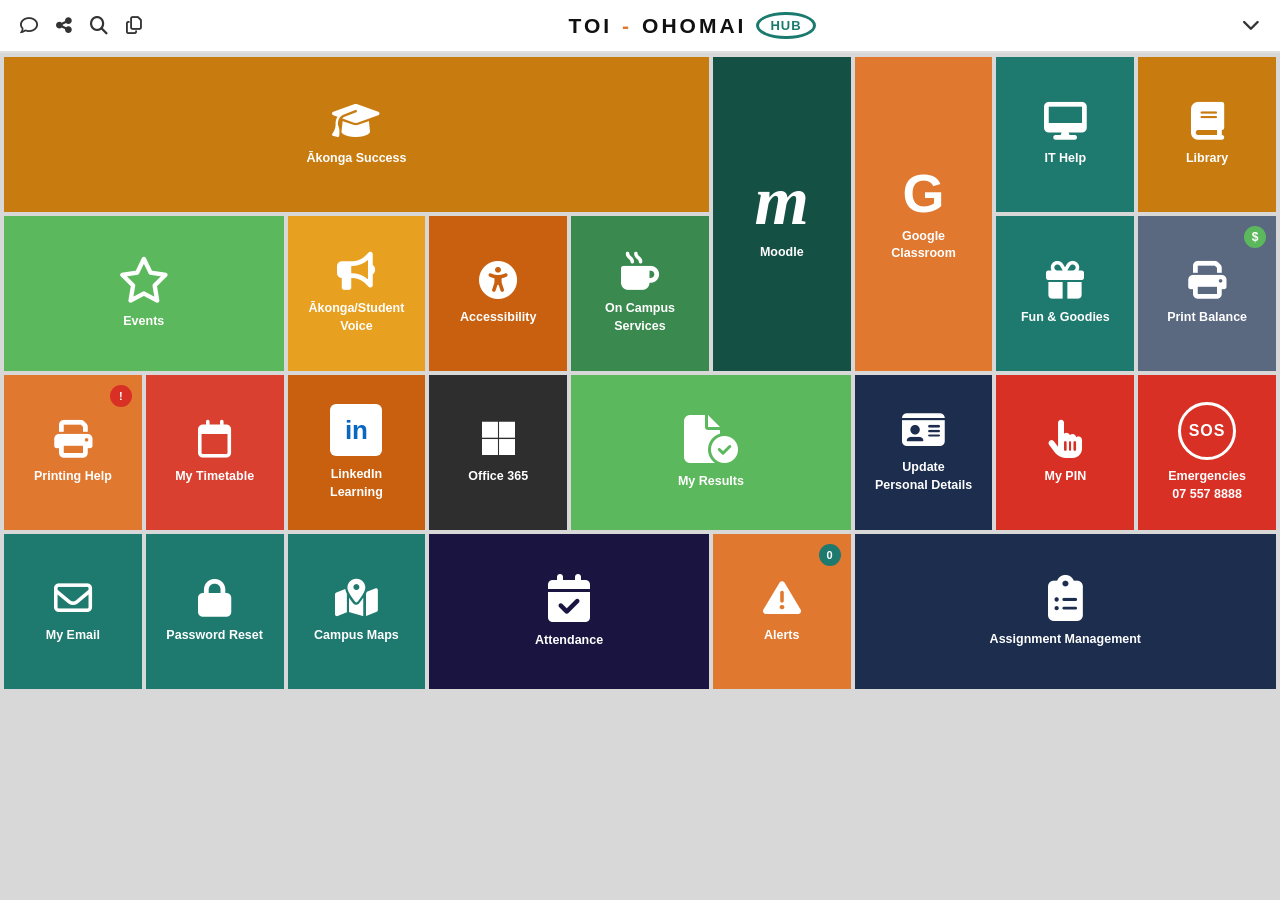
<file: index.html>
<!DOCTYPE html>
<html lang="en">
<head>
  <meta charset="UTF-8">
  <meta name="viewport" content="width=device-width, initial-scale=1.0">
  <title>Toi Ohomai HUB</title>
  <link rel="stylesheet" href="https://cdnjs.cloudflare.com/ajax/libs/font-awesome/6.5.0/css/all.min.css">
  <link rel="stylesheet" href="styles.css">
</head>
<body>

<!-- ===== HEADER ===== -->
<header>
  <div class="header-icons">
    <i class="fa-regular fa-comment"></i>
    <i class="fa-solid fa-share-nodes"></i>
    <i class="fa-solid fa-magnifying-glass"></i>
    <i class="fa-regular fa-copy"></i>
  </div>

  <div class="header-logo">
    TOI<span class="logo-dash">-</span>OHOMAI
    <span class="hub-badge">HUB</span>
  </div>

  <div class="header-chevron">
    <i class="fa-solid fa-chevron-down"></i>
  </div>
</header>

<!-- ===== TILE GRID ===== -->
<div class="hub-grid">

  <!-- ROW 1 ─────────────────────────────────── -->

  <!-- Ākonga Success -->
  <div class="tile t-akonga-success bg-amber">
    <i class="fa-solid fa-graduation-cap tile-icon"></i>
    <div class="tile-label">Ākonga Success</div>
  </div>

  <!-- Moodle (spans rows 1–2) -->
  <div class="tile t-moodle bg-dark-teal">
    <div class="moodle-m">m</div>
    <div class="tile-label">Moodle</div>
  </div>

  <!-- Google Classroom (spans rows 1–2) -->
  <div class="tile t-google bg-orange">
    <div class="google-g">G</div>
    <div class="tile-label">Google<br>Classroom</div>
  </div>

  <!-- IT Help -->
  <div class="tile t-it-help bg-teal">
    <i class="fa-solid fa-desktop tile-icon"></i>
    <div class="tile-label">IT Help</div>
  </div>

  <!-- Library -->
  <div class="tile t-library bg-amber">
    <i class="fa-solid fa-book tile-icon"></i>
    <div class="tile-label">Library</div>
  </div>

  <!-- ROW 2 ─────────────────────────────────── -->

  <!-- Events -->
  <div class="tile t-events bg-green">
    <i class="fa-regular fa-star tile-icon" style="font-size:46px;"></i>
    <div class="tile-label">Events</div>
  </div>

  <!-- Ākonga / Student Voice -->
  <div class="tile t-voice bg-yellow">
    <i class="fa-solid fa-bullhorn tile-icon"></i>
    <div class="tile-label">Ākonga/Student<br>Voice</div>
  </div>

  <!-- Accessibility -->
  <div class="tile t-access bg-dark-orange">
    <i class="fa-solid fa-universal-access tile-icon"></i>
    <div class="tile-label">Accessibility</div>
  </div>

  <!-- On Campus Services -->
  <div class="tile t-campus-svc bg-dark-green">
    <i class="fa-solid fa-mug-hot tile-icon"></i>
    <div class="tile-label">On Campus<br>Services</div>
  </div>

  <!-- (Moodle continues) -->
  <!-- (Google continues) -->

  <!-- Fun & Goodies -->
  <div class="tile t-fun bg-teal">
    <i class="fa-solid fa-gift tile-icon"></i>
    <div class="tile-label">Fun & Goodies</div>
  </div>

  <!-- Print Balance -->
  <div class="tile t-print-bal bg-slate">
    <span class="dollar-badge">$</span>
    <i class="fa-solid fa-print tile-icon"></i>
    <div class="tile-label">Print Balance</div>
  </div>

  <!-- ROW 3 ─────────────────────────────────── -->

  <!-- Printing Help -->
  <div class="tile t-print-help bg-orange">
    <span class="badge badge-red">!</span>
    <i class="fa-solid fa-print tile-icon"></i>
    <div class="tile-label">Printing Help</div>
  </div>

  <!-- My Timetable -->
  <div class="tile t-timetable bg-coral">
    <i class="fa-regular fa-calendar tile-icon"></i>
    <div class="tile-label">My Timetable</div>
  </div>

  <!-- LinkedIn Learning -->
  <div class="tile t-linkedin bg-dark-orange">
    <div class="linkedin-box"><span>in</span></div>
    <div class="tile-label">LinkedIn<br>Learning</div>
  </div>

  <!-- Office 365 -->
  <div class="tile t-office bg-darkgray">
    <i class="fa-brands fa-microsoft tile-icon"></i>
    <div class="tile-label">Office 365</div>
  </div>

  <!-- My Results -->
  <div class="tile t-results bg-green">
    <i class="fa-solid fa-file-circle-check tile-icon" style="font-size:48px;"></i>
    <div class="tile-label">My Results</div>
  </div>

  <!-- Update Personal Details -->
  <div class="tile t-personal bg-navy">
    <i class="fa-solid fa-id-card tile-icon"></i>
    <div class="tile-label">Update<br>Personal Details</div>
  </div>

  <!-- My PIN -->
  <div class="tile t-pin bg-red">
    <i class="fa-solid fa-hand-pointer tile-icon"></i>
    <div class="tile-label">My PIN</div>
  </div>

  <!-- Emergencies -->
  <div class="tile t-emergencies bg-red">
    <div class="sos-ring"><span>SOS</span></div>
    <div class="tile-label">Emergencies<br>07 557 8888</div>
  </div>

  <!-- ROW 4 ─────────────────────────────────── -->

  <!-- My Email -->
  <div class="tile t-email bg-teal">
    <i class="fa-regular fa-envelope tile-icon"></i>
    <div class="tile-label">My Email</div>
  </div>

  <!-- Password Reset -->
  <div class="tile t-password bg-teal">
    <i class="fa-solid fa-lock tile-icon"></i>
    <div class="tile-label">Password Reset</div>
  </div>

  <!-- Campus Maps -->
  <div class="tile t-maps bg-teal">
    <i class="fa-solid fa-map-location-dot tile-icon"></i>
    <div class="tile-label">Campus Maps</div>
  </div>

  <!-- Attendance -->
  <div class="tile t-attendance bg-purple">
    <i class="fa-solid fa-calendar-check tile-icon" style="font-size:48px;"></i>
    <div class="tile-label">Attendance</div>
  </div>

  <!-- Alerts -->
  <div class="tile t-alerts bg-orange">
    <span class="badge badge-teal">0</span>
    <i class="fa-solid fa-triangle-exclamation tile-icon"></i>
    <div class="tile-label">Alerts</div>
  </div>

  <!-- Assignment Management -->
  <a href="assignments.html" class="tile t-assignment bg-navy">
    <i class="fa-solid fa-clipboard-list tile-icon" style="font-size:46px;"></i>
    <div class="tile-label">Assignment Management</div>
  </a>

</div>
</body>
</html>
</file>
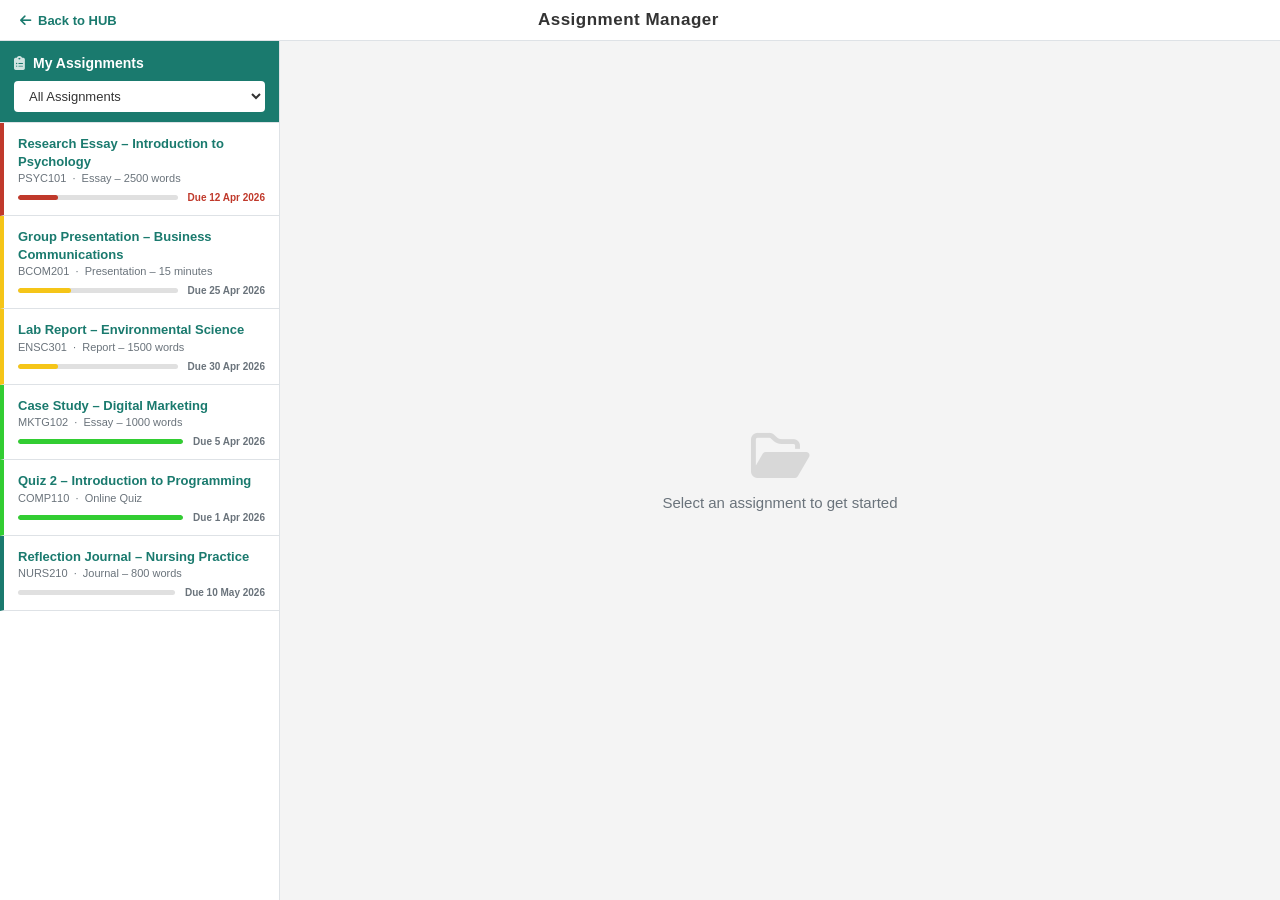
<file: assignments.html>
<!DOCTYPE html>
<html lang="en">
<head>
  <meta charset="UTF-8">
  <meta name="viewport" content="width=device-width, initial-scale=1.0">
  <title>Assignment Manager – Toi Ohomai HUB</title>
  <link rel="stylesheet" href="https://cdnjs.cloudflare.com/ajax/libs/font-awesome/6.5.0/css/all.min.css">
  <style>
    /* ===== MOODLE COLOUR TOKENS ===== */
    :root {
      --teal:        #1a7a6e;
      --teal-dark:   #145f56;
      --teal-light:  #e8f4f2;
      --teal-border: #b8ddd8;
      --bg:          #f4f4f4;
      --white:       #ffffff;
      --text:        #333333;
      --text-muted:  #6a737b;
      --border:      #dee2e6;
      --row-alt:     #f8f8f8;
      --red:         #c0392b;
      --amber:       #f5c518;
      --green:       #32cd32;
    }

    /* ===== RESET ===== */
    *, *::before, *::after { margin: 0; padding: 0; box-sizing: border-box; }

    body {
      font-family: 'Segoe UI', Arial, sans-serif;
      background: var(--bg);
      height: 100vh;
      display: flex;
      flex-direction: column;
      overflow: hidden;
      color: var(--text);
      font-size: 14px;
    }

    /* ===== HEADER ===== */
    header {
      display: flex;
      align-items: center;
      justify-content: space-between;
      padding: 10px 20px;
      background: var(--white);
      border-bottom: 1px solid var(--border);
      flex-shrink: 0;
      z-index: 10;
    }

    .header-back a {
      text-decoration: none;
      color: var(--teal);
      font-size: 13px;
      font-weight: 600;
      display: flex;
      align-items: center;
      gap: 7px;
    }
    .header-back a:hover { color: var(--teal-dark); text-decoration: underline; }

    .header-logo {
      font-size: 17px;
      font-weight: 700;
      color: var(--text);
      letter-spacing: 0.5px;
    }

    /* ===== MAIN LAYOUT ===== */
    .app-body {
      display: flex;
      flex: 1;
      overflow: hidden;
    }

    /* ===== LEFT SIDEBAR ===== */
    .sidebar {
      width: 280px;
      flex-shrink: 0;
      background: var(--white);
      border-right: 1px solid var(--border);
      display: flex;
      flex-direction: column;
      overflow: hidden;
    }

    .sidebar-header {
      padding: 14px 14px 10px;
      border-bottom: 1px solid var(--border);
      flex-shrink: 0;
      background: var(--teal);
    }

    .sidebar-header h2 {
      font-size: 14px;
      font-weight: 700;
      color: var(--white);
      display: flex;
      align-items: center;
      gap: 8px;
      margin-bottom: 10px;
    }
    .sidebar-header h2 i { color: rgba(255,255,255,0.8); }

    .filter-select {
      width: 100%;
      padding: 6px 10px;
      border: 1px solid rgba(255,255,255,0.4);
      border-radius: 4px;
      font-size: 13px;
      font-family: inherit;
      color: var(--text);
      background: var(--white);
      cursor: pointer;
      outline: none;
      transition: border-color 0.12s;
    }
    .filter-select:focus { border-color: var(--teal); }

    .assignment-list {
      overflow-y: auto;
      flex: 1;
      padding: 0;
    }

    .assignment-item {
      padding: 12px 14px;
      background: var(--white);
      cursor: pointer;
      transition: background 0.1s;
      border-bottom: 1px solid var(--border);
      border-left: 4px solid transparent;
    }
    .assignment-item:hover { background: var(--teal-light); }
    .assignment-item.active {
      background: var(--teal-light);
      border-left-color: var(--teal);
    }
    .assignment-item.status-overdue  { border-left-color: var(--red); }
    .assignment-item.status-overdue.active { border-left-color: var(--red); }
    .assignment-item.status-pending  { border-left-color: var(--amber); }
    .assignment-item.status-done     { border-left-color: var(--green); }
    .assignment-item.status-upcoming { border-left-color: var(--teal); }

    .item-title {
      font-size: 13px;
      font-weight: 600;
      color: var(--teal);
      margin-bottom: 2px;
      line-height: 1.35;
    }
    .assignment-item:hover .item-title,
    .assignment-item.active .item-title { text-decoration: underline; }

    .item-course {
      font-size: 11px;
      color: var(--text-muted);
      margin-bottom: 8px;
    }
    .item-footer {
      display: flex;
      align-items: center;
      justify-content: space-between;
    }
    .item-progress-wrap {
      flex: 1;
      height: 5px;
      background: #e0e0e0;
      border-radius: 3px;
      margin-right: 10px;
      overflow: hidden;
    }
    .item-progress-bar {
      height: 100%;
      border-radius: 3px;
      background: var(--teal);
      transition: width 0.3s;
    }
    .item-progress-bar.overdue  { background: var(--red); }
    .item-progress-bar.pending  { background: var(--amber); }
    .item-progress-bar.done     { background: var(--green); }
    .item-progress-bar.upcoming { background: var(--teal); }

    .item-due {
      font-size: 10px;
      font-weight: 600;
      color: var(--text-muted);
      white-space: nowrap;
    }
    .item-due.overdue { color: var(--red); }

    /* ===== DETAIL PANEL ===== */
    .detail-panel {
      flex: 1;
      display: flex;
      flex-direction: column;
      overflow: hidden;
      background: var(--bg);
    }

    .detail-empty {
      flex: 1;
      display: flex;
      flex-direction: column;
      align-items: center;
      justify-content: center;
      color: #bbb;
      gap: 12px;
    }
    .detail-empty i { font-size: 52px; color: #d8d8d8; }
    .detail-empty p { font-size: 15px; color: var(--text-muted); }

    .detail-content {
      flex: 1;
      display: flex;
      flex-direction: column;
      overflow: hidden;
    }

    /* Assignment header bar */
    .detail-header {
      background: var(--white);
      border-bottom: 1px solid var(--border);
      padding: 18px 28px 14px;
      flex-shrink: 0;
    }
    .detail-header-top {
      display: flex;
      align-items: flex-start;
      justify-content: space-between;
      margin-bottom: 10px;
    }
    .detail-title {
      font-size: 20px;
      font-weight: 700;
      color: var(--text);
      line-height: 1.3;
      flex: 1;
      margin-right: 20px;
    }
    .detail-status {
      display: inline-flex;
      align-items: center;
      gap: 5px;
      padding: 4px 14px;
      border-radius: 4px;
      font-size: 12px;
      font-weight: 700;
      text-transform: uppercase;
      letter-spacing: 0.4px;
      flex-shrink: 0;
    }
    .ds-overdue  { background: #fde8e6; color: var(--red); border: 1px solid #f5c6c2; }
    .ds-pending  { background: #fffde0; color: #7a6000; border: 1px solid #f5e060; }
    .ds-done     { background: #f0ffe0; color: #228b22; border: 1px solid #90e050; }
    .ds-upcoming { background: var(--teal-light); color: var(--teal); border: 1px solid var(--teal-border); }

    .detail-meta {
      display: flex;
      align-items: center;
      gap: 20px;
      font-size: 12px;
      color: var(--text-muted);
      margin-bottom: 12px;
    }
    .detail-meta span { display: flex; align-items: center; gap: 5px; }
    .detail-meta i { color: var(--teal); }

    .detail-progress-wrap {
      height: 8px;
      background: #e0e0e0;
      border-radius: 4px;
      overflow: hidden;
    }
    .detail-progress-bar {
      height: 100%;
      border-radius: 4px;
      background: var(--teal);
      transition: width 0.4s ease;
    }
    .progress-label {
      font-size: 11px;
      color: var(--text-muted);
      margin-top: 4px;
      text-align: right;
    }

    /* ===== TABS ===== */
    .tabs-bar {
      display: flex;
      background: var(--white);
      border-bottom: 1px solid var(--border);
      flex-shrink: 0;
    }
    .tab-btn {
      padding: 10px 20px;
      font-size: 13px;
      font-weight: 600;
      color: var(--text-muted);
      border: none;
      background: transparent;
      cursor: pointer;
      border-bottom: 3px solid transparent;
      margin-bottom: -1px;
      transition: color 0.12s;
      display: flex;
      align-items: center;
      gap: 7px;
    }
    .tab-btn:hover { color: var(--teal); }
    .tab-btn.active { color: var(--teal); border-bottom-color: var(--teal); }
    .tab-btn i { font-size: 13px; }

    .tab-content {
      flex: 1;
      overflow-y: auto;
      padding: 22px 28px;
      background: var(--bg);
    }
    .tab-pane { display: none; }
    .tab-pane.active { display: block; }

    /* ===== TASKS TAB ===== */
    .task-add-row {
      display: flex;
      gap: 8px;
      margin-bottom: 20px;
    }
    .task-input {
      flex: 1;
      padding: 8px 12px;
      border: 1px solid var(--border);
      border-radius: 4px;
      font-size: 13px;
      font-family: inherit;
      color: var(--text);
      background: var(--white);
      outline: none;
      transition: border-color 0.12s;
    }
    .task-input:focus { border-color: var(--teal); box-shadow: 0 0 0 2px rgba(26,122,110,0.15); }

    .add-task-btn {
      padding: 8px 16px;
      background: var(--teal);
      color: white;
      border: none;
      border-radius: 4px;
      font-size: 13px;
      font-weight: 600;
      cursor: pointer;
      display: flex;
      align-items: center;
      gap: 6px;
      transition: background 0.12s;
    }
    .add-task-btn:hover { background: var(--teal-dark); }

    .tasks-section-label {
      font-size: 11px;
      font-weight: 700;
      text-transform: uppercase;
      letter-spacing: 0.8px;
      color: var(--text-muted);
      margin-bottom: 8px;
      margin-top: 4px;
      padding-bottom: 4px;
      border-bottom: 1px solid var(--border);
    }

    .task-list { list-style: none; margin-bottom: 20px; }

    .task-item {
      display: flex;
      align-items: center;
      gap: 10px;
      padding: 10px 12px;
      background: var(--white);
      border: 1px solid var(--border);
      border-radius: 4px;
      margin-bottom: 5px;
    }
    .task-item.completed { opacity: 0.55; }

    .task-checkbox {
      width: 18px;
      height: 18px;
      border: 2px solid #c0c0c8;
      border-radius: 3px;
      cursor: pointer;
      display: flex;
      align-items: center;
      justify-content: center;
      flex-shrink: 0;
      transition: background 0.12s, border-color 0.12s;
    }
    .task-checkbox.checked { background: var(--teal); border-color: var(--teal); }
    .task-checkbox i { font-size: 10px; color: white; display: none; }
    .task-checkbox.checked i { display: block; }

    .task-text {
      flex: 1;
      font-size: 13px;
      color: var(--text);
    }
    .task-item.completed .task-text { text-decoration: line-through; color: #aaa; }

    .task-delete {
      color: #ccc;
      background: none;
      border: none;
      cursor: pointer;
      font-size: 13px;
      padding: 2px 5px;
      border-radius: 3px;
      transition: color 0.12s;
    }
    .task-delete:hover { color: var(--red); }

    /* ===== NOTES TAB ===== */
    .notes-textarea {
      width: 100%;
      min-height: 280px;
      padding: 12px;
      border: 1px solid var(--border);
      border-radius: 4px;
      font-size: 13px;
      font-family: inherit;
      color: var(--text);
      background: var(--white);
      resize: vertical;
      outline: none;
      line-height: 1.6;
      transition: border-color 0.12s;
    }
    .notes-textarea:focus { border-color: var(--teal); box-shadow: 0 0 0 2px rgba(26,122,110,0.15); }

    .notes-footer {
      display: flex;
      justify-content: space-between;
      align-items: center;
      margin-top: 10px;
    }
    .notes-saved {
      font-size: 11px;
      color: var(--green);
      display: flex;
      align-items: center;
      gap: 5px;
      opacity: 0;
      transition: opacity 0.3s;
    }
    .notes-saved.visible { opacity: 1; }

    .save-btn {
      padding: 7px 18px;
      background: var(--teal);
      color: white;
      border: none;
      border-radius: 4px;
      font-size: 13px;
      font-weight: 600;
      cursor: pointer;
      display: flex;
      align-items: center;
      gap: 7px;
      transition: background 0.12s;
    }
    .save-btn:hover { background: var(--teal-dark); }

    /* ===== MATERIALS TAB ===== */
    .materials-section { margin-bottom: 28px; }
    .materials-section h3 {
      font-size: 13px;
      font-weight: 700;
      color: var(--text);
      margin-bottom: 10px;
      display: flex;
      align-items: center;
      gap: 7px;
      padding-bottom: 6px;
      border-bottom: 1px solid var(--border);
    }
    .materials-section h3 i { color: var(--teal); }

    .upload-area {
      border: 2px dashed var(--teal-border);
      border-radius: 4px;
      padding: 24px;
      text-align: center;
      background: var(--white);
      cursor: pointer;
      transition: border-color 0.15s, background 0.15s;
    }
    .upload-area:hover { border-color: var(--teal); background: var(--teal-light); }
    .upload-area i { font-size: 28px; color: var(--teal-border); margin-bottom: 8px; display: block; }
    .upload-area p { font-size: 13px; color: var(--text-muted); margin-bottom: 4px; }
    .upload-area span { font-size: 11px; color: #aaa; }
    .upload-area input[type="file"] { display: none; }

    .file-list { margin-top: 10px; }

    .file-item {
      display: flex;
      align-items: center;
      gap: 10px;
      padding: 9px 12px;
      background: var(--white);
      border: 1px solid var(--border);
      border-radius: 4px;
      margin-bottom: 5px;
      font-size: 13px;
      color: var(--text);
    }
    .file-item i { color: var(--teal); font-size: 15px; flex-shrink: 0; }
    .file-item .file-name { flex: 1; }
    .file-item .file-size { font-size: 11px; color: #aaa; }
    .file-remove-btn {
      color: #ccc;
      background: none;
      border: none;
      cursor: pointer;
      transition: color 0.12s;
    }
    .file-remove-btn:hover { color: var(--red); }

    .snippet-add-row {
      display: flex;
      flex-direction: column;
      gap: 8px;
    }
    .snippet-title-input,
    .snippet-textarea {
      width: 100%;
      padding: 8px 12px;
      border: 1px solid var(--border);
      border-radius: 4px;
      font-size: 13px;
      font-family: inherit;
      color: var(--text);
      background: var(--white);
      outline: none;
      transition: border-color 0.12s;
    }
    .snippet-title-input:focus,
    .snippet-textarea:focus { border-color: var(--teal); box-shadow: 0 0 0 2px rgba(26,122,110,0.15); }
    .snippet-textarea { min-height: 80px; resize: vertical; }

    .snippet-add-btn {
      align-self: flex-end;
      padding: 7px 16px;
      background: var(--teal);
      color: white;
      border: none;
      border-radius: 4px;
      font-size: 13px;
      font-weight: 600;
      cursor: pointer;
      display: flex;
      align-items: center;
      gap: 6px;
      transition: background 0.12s;
    }
    .snippet-add-btn:hover { background: var(--teal-dark); }

    .snippet-list { margin-top: 14px; }

    .snippet-card {
      background: var(--white);
      border: 1px solid var(--border);
      border-radius: 4px;
      padding: 12px 14px;
      margin-bottom: 8px;
      border-left: 4px solid var(--teal);
    }
    .snippet-card-header {
      display: flex;
      align-items: center;
      justify-content: space-between;
      margin-bottom: 6px;
    }
    .snippet-card-title {
      font-size: 13px;
      font-weight: 700;
      color: var(--teal);
    }
    .snippet-card-text {
      font-size: 12px;
      color: var(--text-muted);
      line-height: 1.6;
      white-space: pre-wrap;
    }
    .snippet-remove-btn {
      color: #ccc;
      background: none;
      border: none;
      cursor: pointer;
      font-size: 13px;
      transition: color 0.12s;
    }
    .snippet-remove-btn:hover { color: #d93025; }

    /* ===== SCROLLBARS ===== */
    ::-webkit-scrollbar { width: 6px; }
    ::-webkit-scrollbar-track { background: transparent; }
    ::-webkit-scrollbar-thumb { background: var(--teal-border); border-radius: 3px; }
    ::-webkit-scrollbar-thumb:hover { background: var(--teal); }

    /* ===== HAMBURGER BUTTON (hidden on desktop) ===== */
    .hamburger-btn {
      display: none;
      background: none;
      border: none;
      cursor: pointer;
      color: var(--teal);
      font-size: 20px;
      padding: 4px 6px;
      border-radius: 4px;
      line-height: 1;
      flex-shrink: 0;
    }
    .hamburger-btn:hover { background: var(--teal-light); }

    /* ===== SIDEBAR OVERLAY (hidden on desktop) ===== */
    .sidebar-overlay {
      display: none;
    }

    /* ===== HEADER LEFT WRAPPER ===== */
    .header-left {
      display: flex;
      align-items: center;
      gap: 10px;
    }
    .header-right {
      width: 120px;
      flex-shrink: 0;
    }

    /* ===== RESPONSIVE – TABLET (≤ 960px) ===== */
    @media (max-width: 960px) {
      .sidebar { width: 240px; }
      .detail-title { font-size: clamp(15px, 2.2vw, 20px); }
      .tab-content { padding: 18px 20px; }
    }

    /* ===== RESPONSIVE – MOBILE (≤ 768px) ===== */
    @media (max-width: 768px) {

      /* --- Body stays height:100vh so nothing overflows --- */
      body { font-size: 13px; }

      /* --- Header --- */
      header { padding: 0 14px; height: 48px; position: relative; }
      /* Absolutely centre the logo regardless of what's on either side */
      .header-logo {
        position: absolute;
        left: 50%;
        top: 50%;
        transform: translate(-50%, -50%);
        font-size: clamp(13px, 4vw, 16px);
        letter-spacing: 0;
        white-space: nowrap;
      }
      /* Move back link to the right on mobile */
      .header-back {
        position: absolute;
        right: 14px;
        top: 50%;
        transform: translateY(-50%);
      }
      .header-back a { font-size: 0; gap: 0; }         /* hide text, keep arrow icon */
      .header-back a i { font-size: 16px; }            /* icon stays visible */
      .header-right { display: none; }                 /* no longer needed as spacer */

      /* Show hamburger */
      .hamburger-btn { display: flex; align-items: center; justify-content: center; }

      /* --- Sidebar becomes a fixed off-canvas drawer --- */
      .sidebar {
        position: fixed;
        top: 0;
        left: 0;
        height: 100%;
        width: min(300px, 82vw);
        z-index: 300;
        transform: translateX(-100%);
        transition: transform 0.25s ease;
        box-shadow: 4px 0 24px rgba(0,0,0,0.18);
        /* keep internal flex layout intact */
      }
      body.sidebar-open .sidebar {
        transform: translateX(0);
      }

      /* --- Dark backdrop --- */
      .sidebar-overlay {
        display: block;
        position: fixed;
        inset: 0;
        background: rgba(0, 0, 0, 0.45);
        z-index: 299;
        opacity: 0;
        pointer-events: none;
        transition: opacity 0.25s ease;
      }
      body.sidebar-open .sidebar-overlay {
        opacity: 1;
        pointer-events: auto;
      }

      /* --- Detail panel fills full width --- */
      .detail-panel {
        flex: 1;
        min-width: 0;
        overflow: hidden;
      }

      /* --- Detail header --- */
      .detail-header { padding: 12px 14px 10px; }
      .detail-header-top { flex-wrap: wrap; gap: 6px; margin-bottom: 8px; }
      .detail-title {
        font-size: clamp(14px, 4.5vw, 18px);
        margin-right: 0;
        width: 100%;
      }
      .detail-status { font-size: 11px; padding: 3px 10px; }
      .detail-meta {
        flex-wrap: wrap;
        gap: 8px 14px;
        font-size: 11px;
        margin-bottom: 8px;
      }
      .progress-label { font-size: 10px; }

      /* --- Tabs --- */
      .tabs-bar { overflow-x: auto; -webkit-overflow-scrolling: touch; }
      .tab-btn  { padding: 10px 14px; font-size: 12px; white-space: nowrap; flex-shrink: 0; }
      .tab-content { padding: 14px; }

      /* --- Tasks --- */
      .task-add-row { flex-direction: row; gap: 6px; margin-bottom: 14px; }
      .task-input   { font-size: 13px; }
      .add-task-btn { padding: 8px 12px; font-size: 12px; white-space: nowrap; flex-shrink: 0; }
      .task-item    { padding: 9px 10px; }
      .task-text    { font-size: 12px; }
      .tasks-section-label { font-size: 10px; }

      /* --- Notes --- */
      .notes-textarea { min-height: 160px; font-size: 13px; }
      .notes-footer { margin-top: 8px; }

      /* --- Materials --- */
      .upload-area { padding: 18px 14px; }
      .upload-area i { font-size: 22px; }
      .upload-area p { font-size: 12px; }
      .snippet-title-input,
      .snippet-textarea { font-size: 13px; }
      .snippet-add-btn { align-self: stretch; justify-content: center; font-size: 12px; }

      /* --- Empty state --- */
      .detail-empty i { font-size: 38px; }
      .detail-empty p { font-size: 13px; }
    }
  </style>
</head>
<body>

<!-- ===== HEADER ===== -->
<header>
  <div class="header-left">
    <button class="hamburger-btn" onclick="toggleSidebar()" aria-label="Open assignments list">
      <i class="fa-solid fa-bars"></i>
    </button>
    <div class="header-back">
      <a href="index.html"><i class="fa-solid fa-arrow-left"></i> Back to HUB</a>
    </div>
  </div>
  <div class="header-logo">
    Assignment Manager
  </div>
  <div class="header-right"></div>
</header>

<!-- ===== SIDEBAR OVERLAY ===== -->
<div class="sidebar-overlay" onclick="toggleSidebar()"></div>

<!-- ===== APP BODY ===== -->
<div class="app-body">

  <!-- ===== SIDEBAR ===== -->
  <aside class="sidebar">
    <div class="sidebar-header">
      <h2><i class="fa-solid fa-clipboard-list"></i> My Assignments</h2>
      <select class="filter-select" onchange="filterAssignments(this.value)">
        <option value="all">All Assignments</option>
        <option value="pending">Pending</option>
        <option value="done">Submitted</option>
        <option value="overdue">Overdue</option>
        <option value="upcoming">Upcoming</option>
      </select>
    </div>
    <div class="assignment-list" id="assignmentList"></div>
  </aside>

  <!-- ===== DETAIL PANEL ===== -->
  <main class="detail-panel" id="detailPanel">

    <div class="detail-empty" id="emptyState">
      <i class="fa-regular fa-folder-open"></i>
      <p>Select an assignment to get started</p>
    </div>

    <div class="detail-content" id="detailContent" style="display:none;">

      <!-- Assignment header -->
      <div class="detail-header">
        <div class="detail-header-top">
          <div class="detail-title" id="detailTitle"></div>
          <div class="detail-status" id="detailStatus"></div>
        </div>
        <div class="detail-meta" id="detailMeta"></div>
        <div class="detail-progress-wrap">
          <div class="detail-progress-bar" id="detailProgressBar" style="width:0%"></div>
        </div>
        <div class="progress-label" id="progressLabel">0% complete</div>
      </div>

      <!-- Tabs -->
      <div class="tabs-bar">
        <button class="tab-btn active" data-tab="tasks" onclick="switchTab('tasks')">
          <i class="fa-solid fa-list-check"></i> Tasks
        </button>
        <button class="tab-btn" data-tab="notes" onclick="switchTab('notes')">
          <i class="fa-regular fa-note-sticky"></i> Notes
        </button>
        <button class="tab-btn" data-tab="materials" onclick="switchTab('materials')">
          <i class="fa-solid fa-paperclip"></i> Materials
        </button>
      </div>

      <div class="tab-content">

        <!-- TASKS -->
        <div class="tab-pane active" id="tab-tasks">
          <div class="task-add-row">
            <input class="task-input" id="newTaskInput" type="text"
              placeholder="Add a task or to-do for this assignment…"
              onkeydown="if(event.key==='Enter') addTask()">
            <button class="add-task-btn" onclick="addTask()"><i class="fa-solid fa-plus"></i> Add</button>
          </div>
          <p class="tasks-section-label">To Do</p>
          <ul class="task-list" id="todoList"></ul>
          <p class="tasks-section-label">Completed</p>
          <ul class="task-list" id="doneList"></ul>
        </div>

        <!-- NOTES -->
        <div class="tab-pane" id="tab-notes">
          <textarea class="notes-textarea" id="notesArea"
            placeholder="Write your notes, ideas, or planning for this assignment here…"></textarea>
          <div class="notes-footer">
            <div class="notes-saved" id="notesSaved"><i class="fa-solid fa-circle-check"></i> Saved</div>
            <button class="save-btn" onclick="saveNotes()"><i class="fa-solid fa-floppy-disk"></i> Save Notes</button>
          </div>
        </div>

        <!-- MATERIALS -->
        <div class="tab-pane" id="tab-materials">

          <div class="materials-section">
            <h3><i class="fa-solid fa-file-arrow-up"></i> Uploaded Files</h3>
            <div class="upload-area" onclick="document.getElementById('fileInput').click()">
              <input type="file" id="fileInput" multiple onchange="handleFiles(this.files)">
              <i class="fa-solid fa-cloud-arrow-up"></i>
              <p>Click to upload files</p>
              <span>PDF, Word, images, and more</span>
            </div>
            <div class="file-list" id="fileList"></div>
          </div>

          <div class="materials-section">
            <h3><i class="fa-solid fa-quote-left"></i> Research Snippets</h3>
            <div class="snippet-add-row">
              <input class="snippet-title-input" id="snippetTitle" type="text" placeholder="Snippet title or source…">
              <textarea class="snippet-textarea" id="snippetText"
                placeholder="Paste or type your research snippet, quote, or reference here…"></textarea>
              <button class="snippet-add-btn" onclick="addSnippet()"><i class="fa-solid fa-plus"></i> Add Snippet</button>
            </div>
            <div class="snippet-list" id="snippetList"></div>
          </div>

        </div>
      </div>
    </div>
  </main>

</div>

<script>
  // ============================================
  // DATA
  // ============================================
  const assignments = [
    {
      id: 1, title: "Research Essay – Introduction to Psychology",
      course: "PSYC101", type: "Essay – 2500 words", due: "2026-04-12", status: "overdue",
      tasks: [
        { id: 1, text: "Draft introduction", done: true },
        { id: 2, text: "Complete literature review", done: false },
        { id: 3, text: "Write body paragraphs", done: false },
        { id: 4, text: "Proofread and finalise", done: false }
      ],
      notes: "",
      files: [],
      snippets: [
        { id: 1, title: "Piaget – Cognitive Development",
          text: "Piaget's theory identifies four stages of cognitive development in children, emphasising that intelligence changes as children grow." }
      ]
    },
    {
      id: 2, title: "Group Presentation – Business Communications",
      course: "BCOM201", type: "Presentation – 15 minutes", due: "2026-04-25", status: "pending",
      tasks: [
        { id: 1, text: "Assign roles to group members", done: true },
        { id: 2, text: "Create slide deck", done: false },
        { id: 3, text: "Practice run-through", done: false }
      ],
      notes: "", files: [], snippets: []
    },
    {
      id: 3, title: "Lab Report – Environmental Science",
      course: "ENSC301", type: "Report – 1500 words", due: "2026-04-30", status: "pending",
      tasks: [
        { id: 1, text: "Complete lab observations", done: true },
        { id: 2, text: "Analyse data and graph results", done: false },
        { id: 3, text: "Write up findings section", done: false },
        { id: 4, text: "Format references correctly", done: false }
      ],
      notes: "", files: [], snippets: []
    },
    {
      id: 4, title: "Case Study – Digital Marketing",
      course: "MKTG102", type: "Essay – 1000 words", due: "2026-04-05", status: "done",
      tasks: [
        { id: 1, text: "Research chosen brand", done: true },
        { id: 2, text: "Structure analysis using SWOT", done: true },
        { id: 3, text: "Write and submit via Moodle", done: true }
      ],
      notes: "", files: [], snippets: []
    },
    {
      id: 5, title: "Quiz 2 – Introduction to Programming",
      course: "COMP110", type: "Online Quiz", due: "2026-04-01", status: "done",
      tasks: [
        { id: 1, text: "Revise loops and conditionals", done: true },
        { id: 2, text: "Complete quiz on Moodle", done: true }
      ],
      notes: "", files: [], snippets: []
    },
    {
      id: 6, title: "Reflection Journal – Nursing Practice",
      course: "NURS210", type: "Journal – 800 words", due: "2026-05-10", status: "upcoming",
      tasks: [], notes: "", files: [], snippets: []
    }
  ];

  let currentId   = null;
  let taskCtr     = 200;
  let fileCtr     = 200;
  let snippetCtr  = 200;
  let currentFilter = 'all';

  // ============================================
  // SIDEBAR
  // ============================================
  function renderSidebar() {
    const list = document.getElementById('assignmentList');
    list.innerHTML = '';
    const filtered = currentFilter === 'all'
      ? assignments
      : assignments.filter(a => a.status === currentFilter);

    filtered.forEach(a => {
      const pct = calcProgress(a);
      const item = document.createElement('div');
      item.className = `assignment-item status-${a.status}${a.id === currentId ? ' active' : ''}`;
      item.onclick = () => openAssignment(a.id);
      item.innerHTML = `
        <div class="item-title">${escHtml(a.title)}</div>
        <div class="item-course">${escHtml(a.course)} &nbsp;·&nbsp; ${escHtml(a.type)}</div>
        <div class="item-footer">
          <div class="item-progress-wrap">
            <div class="item-progress-bar ${a.status}" style="width:${pct}%"></div>
          </div>
          <div class="item-due${a.status === 'overdue' ? ' overdue' : ''}">Due ${formatDate(a.due)}</div>
        </div>`;
      list.appendChild(item);
    });
  }

  function calcProgress(a) {
    if (!a.tasks.length) return a.status === 'done' ? 100 : 0;
    return Math.round((a.tasks.filter(t => t.done).length / a.tasks.length) * 100);
  }

  function formatDate(str) {
    return new Date(str).toLocaleDateString('en-NZ', { day: 'numeric', month: 'short', year: 'numeric' });
  }

  function filterAssignments(filter) {
    currentFilter = filter;
    renderSidebar();
  }

  // ============================================
  // OPEN ASSIGNMENT
  // ============================================
  function openAssignment(id) {
    currentId = id;
    const a = assignments.find(x => x.id === id);

    document.getElementById('emptyState').style.display = 'none';
    document.getElementById('detailContent').style.display = 'flex';

    const statusLabels = { overdue:'Overdue', pending:'In Progress', done:'Submitted', upcoming:'Upcoming' };
    const statusIcons  = { overdue:'triangle-exclamation', pending:'clock', done:'circle-check', upcoming:'calendar' };

    document.getElementById('detailTitle').textContent = a.title;

    const ds = document.getElementById('detailStatus');
    ds.className = `detail-status ds-${a.status}`;
    ds.innerHTML = `<i class="fa-solid fa-${statusIcons[a.status]}"></i> ${statusLabels[a.status]}`;

    document.getElementById('detailMeta').innerHTML = `
      <span><i class="fa-solid fa-book"></i>${escHtml(a.course)}</span>
      <span><i class="fa-solid fa-file-lines"></i>${escHtml(a.type)}</span>
      <span><i class="fa-regular fa-calendar"></i>Due ${formatDate(a.due)}</span>`;

    updateProgress(a);
    renderTasks(a);
    document.getElementById('notesArea').value = a.notes || '';
    renderFiles(a);
    renderSnippets(a);

    switchTab('tasks');
    renderSidebar();
    // Close drawer on mobile after selecting
    document.body.classList.remove('sidebar-open');
  }

  function updateProgress(a) {
    const pct = calcProgress(a);
    const bar = document.getElementById('detailProgressBar');
    bar.style.width = pct + '%';
    const colours = { overdue:'#d93025', pending:'#f5c518', done:'#32cd32', upcoming:'#1e7a6e' };
    bar.style.background = colours[a.status] || '#1e7a6e';
    document.getElementById('progressLabel').textContent = pct + '% complete';
  }

  // ============================================
  // TABS
  // ============================================
  function switchTab(name) {
    document.querySelectorAll('.tab-pane').forEach(p => p.classList.remove('active'));
    document.querySelectorAll('.tab-btn').forEach(b => b.classList.remove('active'));
    document.getElementById('tab-' + name).classList.add('active');
    document.querySelector(`.tab-btn[data-tab="${name}"]`).classList.add('active');
  }

  // ============================================
  // TASKS
  // ============================================
  function renderTasks(a) {
    const todo = document.getElementById('todoList');
    const done = document.getElementById('doneList');
    todo.innerHTML = '';
    done.innerHTML = '';
    a.tasks.forEach(t => (t.done ? done : todo).appendChild(buildTaskEl(a, t)));
  }

  function buildTaskEl(a, t) {
    const li = document.createElement('li');
    li.className = `task-item${t.done ? ' completed' : ''}`;
    li.innerHTML = `
      <div class="task-checkbox${t.done ? ' checked' : ''}" onclick="toggleTask(${a.id},${t.id})">
        <i class="fa-solid fa-check"></i>
      </div>
      <span class="task-text">${escHtml(t.text)}</span>
      <button class="task-delete" onclick="deleteTask(${a.id},${t.id})" title="Remove">
        <i class="fa-solid fa-xmark"></i>
      </button>`;
    return li;
  }

  function addTask() {
    const input = document.getElementById('newTaskInput');
    const text = input.value.trim();
    if (!text) return;
    const a = assignments.find(x => x.id === currentId);
    a.tasks.push({ id: ++taskCtr, text, done: false });
    input.value = '';
    renderTasks(a);
    updateProgress(a);
    renderSidebar();
  }

  function toggleTask(aId, tId) {
    const a = assignments.find(x => x.id === aId);
    const t = a.tasks.find(x => x.id === tId);
    t.done = !t.done;
    renderTasks(a);
    updateProgress(a);
    renderSidebar();
  }

  function deleteTask(aId, tId) {
    const a = assignments.find(x => x.id === aId);
    a.tasks = a.tasks.filter(x => x.id !== tId);
    renderTasks(a);
    updateProgress(a);
    renderSidebar();
  }

  // ============================================
  // NOTES
  // ============================================
  function saveNotes() {
    const a = assignments.find(x => x.id === currentId);
    a.notes = document.getElementById('notesArea').value;
    const el = document.getElementById('notesSaved');
    el.classList.add('visible');
    setTimeout(() => el.classList.remove('visible'), 2000);
  }

  // ============================================
  // FILES
  // ============================================
  function handleFiles(files) {
    const a = assignments.find(x => x.id === currentId);
    Array.from(files).forEach(f => {
      a.files.push({ id: ++fileCtr, name: f.name, size: formatSize(f.size) });
    });
    renderFiles(a);
    document.getElementById('fileInput').value = '';
  }

  function renderFiles(a) {
    const list = document.getElementById('fileList');
    list.innerHTML = '';
    a.files.forEach(f => {
      const div = document.createElement('div');
      div.className = 'file-item';
      div.innerHTML = `
        <i class="fa-solid fa-file"></i>
        <span class="file-name">${escHtml(f.name)}</span>
        <span class="file-size">${escHtml(f.size)}</span>
        <button class="file-remove-btn" onclick="removeFile(${a.id},${f.id})" title="Remove">
          <i class="fa-solid fa-xmark"></i>
        </button>`;
      list.appendChild(div);
    });
  }

  function removeFile(aId, fId) {
    const a = assignments.find(x => x.id === aId);
    a.files = a.files.filter(f => f.id !== fId);
    renderFiles(a);
  }

  function formatSize(bytes) {
    if (bytes < 1024) return bytes + ' B';
    if (bytes < 1048576) return (bytes / 1024).toFixed(1) + ' KB';
    return (bytes / 1048576).toFixed(1) + ' MB';
  }

  // ============================================
  // SNIPPETS
  // ============================================
  function addSnippet() {
    const title = document.getElementById('snippetTitle').value.trim();
    const text  = document.getElementById('snippetText').value.trim();
    if (!title && !text) return;
    const a = assignments.find(x => x.id === currentId);
    a.snippets.push({ id: ++snippetCtr, title: title || 'Untitled snippet', text });
    document.getElementById('snippetTitle').value = '';
    document.getElementById('snippetText').value = '';
    renderSnippets(a);
  }

  function renderSnippets(a) {
    const list = document.getElementById('snippetList');
    list.innerHTML = '';
    a.snippets.forEach(s => {
      const div = document.createElement('div');
      div.className = 'snippet-card';
      div.innerHTML = `
        <div class="snippet-card-header">
          <span class="snippet-card-title">${escHtml(s.title)}</span>
          <button class="snippet-remove-btn" onclick="removeSnippet(${a.id},${s.id})" title="Remove">
            <i class="fa-solid fa-xmark"></i>
          </button>
        </div>
        <div class="snippet-card-text">${escHtml(s.text)}</div>`;
      list.appendChild(div);
    });
  }

  function removeSnippet(aId, sId) {
    const a = assignments.find(x => x.id === aId);
    a.snippets = a.snippets.filter(s => s.id !== sId);
    renderSnippets(a);
  }

  // ============================================
  // MOBILE SIDEBAR TOGGLE
  // ============================================
  function toggleSidebar() {
    document.body.classList.toggle('sidebar-open');
  }

  // ============================================
  // UTILS
  // ============================================
  function escHtml(str) {
    return String(str)
      .replace(/&/g,'&amp;').replace(/</g,'&lt;')
      .replace(/>/g,'&gt;').replace(/"/g,'&quot;');
  }

  // ============================================
  // INIT
  // ============================================
  renderSidebar();
</script>
</body>
</html>
</file>
<file: styles.css>
* {
  margin: 0;
  padding: 0;
  box-sizing: border-box;
}

body {
  font-family: 'Segoe UI', Arial, sans-serif;
  background: #d8d8d8;
}

/* ===== HEADER ===== */
header {
  display: flex;
  align-items: center;
  justify-content: space-between;
  padding: 12px 20px;
  background: white;
  border-bottom: 2px solid #e0e0e0;
}

.header-icons {
  display: flex;
  gap: 18px;
  align-items: center;
}

.header-icons i {
  font-size: 18px;
  color: #333;
  cursor: pointer;
}

.header-logo {
  display: flex;
  align-items: center;
  gap: 10px;
  font-size: 21px;
  font-weight: 900;
  letter-spacing: 3px;
  color: #111;
}

.logo-dash {
  color: #e07830;
}

.hub-badge {
  border: 3px solid #1a7a6e;
  border-radius: 50%;
  padding: 3px 11px;
  font-size: 13px;
  font-weight: bold;
  color: #1a7a6e;
  letter-spacing: 1px;
}

.header-chevron i {
  font-size: 18px;
  color: #333;
  cursor: pointer;
}

/* ===== MAIN GRID ===== */
.hub-grid {
  display: grid;
  grid-template-columns: repeat(9, 1fr);
  grid-template-rows: repeat(4, 155px);
  gap: 4px;
  padding: 4px;
}

/* ===== TILE BASE ===== */
.tile,
a.tile {
  display: flex;
  flex-direction: column;
  align-items: center;
  justify-content: center;
  color: white;
  cursor: pointer;
  position: relative;
  padding: 12px 8px;
  text-align: center;
  transition: filter 0.15s ease;
  overflow: hidden;
  text-decoration: none;
}

.tile:hover {
  filter: brightness(1.12);
}

.tile-icon {
  font-size: 38px;
  margin-bottom: 10px;
}

.tile-label {
  font-size: 12.5px;
  font-weight: 600;
  line-height: 1.4;
}

/* ===== EXPLICIT GRID PLACEMENT ===== */
/* Row 1 */
.t-banner         { grid-column: 1 / 4;  grid-row: 1; }
.t-akonga-success { grid-column: 1 / 6;  grid-row: 1; }
.t-moodle         { grid-column: 6;       grid-row: 1 / 3; }
.t-google         { grid-column: 7;       grid-row: 1 / 3; }
.t-it-help        { grid-column: 8;       grid-row: 1; }
.t-library        { grid-column: 9;       grid-row: 1; }
/* Row 2 */
.t-events         { grid-column: 1 / 3;  grid-row: 2; }
.t-voice          { grid-column: 3;       grid-row: 2; }
.t-access         { grid-column: 4;       grid-row: 2; }
.t-campus-svc     { grid-column: 5;       grid-row: 2; }
.t-fun            { grid-column: 8;       grid-row: 2; }
.t-print-bal      { grid-column: 9;       grid-row: 2; }
/* Row 3 */
.t-print-help     { grid-column: 1;       grid-row: 3; }
.t-timetable      { grid-column: 2;       grid-row: 3; }
.t-linkedin       { grid-column: 3;       grid-row: 3; }
.t-office         { grid-column: 4;       grid-row: 3; }
.t-results        { grid-column: 5 / 7;  grid-row: 3; }
.t-personal       { grid-column: 7;       grid-row: 3; }
.t-pin            { grid-column: 8;       grid-row: 3; }
.t-emergencies    { grid-column: 9;       grid-row: 3; }
/* Row 4 */
.t-email          { grid-column: 1;       grid-row: 4; }
.t-password       { grid-column: 2;       grid-row: 4; }
.t-maps           { grid-column: 3;       grid-row: 4; }
.t-attendance     { grid-column: 4 / 6;  grid-row: 4; }
.t-alerts         { grid-column: 6;       grid-row: 4; }
.t-assignment     { grid-column: 7 / 10; grid-row: 4; }

/* ===== BACKGROUND COLOURS ===== */
.bg-green       { background: #5cb85c; }
.bg-orange      { background: #e07830; }
.bg-teal        { background: #1e7a6e; }
.bg-yellow      { background: #e8a020; }
.bg-red         { background: #d93025; }
.bg-navy        { background: #1c2d4e; }
.bg-slate       { background: #5a6880; }
.bg-darkgray    { background: #2e2e2e; }
.bg-purple      { background: #1a1540; }
.bg-amber       { background: #c87c10; }
.bg-coral       { background: #d94030; }
.bg-dark-teal   { background: #155044; }
.bg-dark-orange { background: #c86010; }
.bg-dark-green  { background: #3a8a50; }

/* ===== BANNER ===== */
.t-banner {
  background: linear-gradient(130deg, #f09090 0%, #e86060 25%, #f0a870 60%, #f8c888 100%);
  flex-direction: column;
  align-items: flex-start;
  justify-content: center;
  padding: 16px 40px 16px 22px;
}

.banner-heading {
  font-size: 18px;
  font-weight: bold;
  color: white;
  margin-bottom: 14px;
  line-height: 1.35;
  text-shadow: 0 1px 3px rgba(0,0,0,0.2);
}

.learn-btn {
  background: #5cb85c;
  color: white;
  border: none;
  padding: 6px 16px;
  border-radius: 20px;
  font-size: 13px;
  font-weight: 600;
  cursor: pointer;
}

.banner-arrow {
  position: absolute;
  top: 50%;
  transform: translateY(-50%);
  background: rgba(255,255,255,0.85);
  border: none;
  border-radius: 50%;
  width: 30px;
  height: 30px;
  display: flex;
  align-items: center;
  justify-content: center;
  cursor: pointer;
  font-size: 12px;
  color: #333;
  box-shadow: 0 1px 4px rgba(0,0,0,0.2);
}

.banner-arrow.left  { left: 8px; }
.banner-arrow.right { right: 8px; }

/* ===== NOTIFICATION BADGE ===== */
.badge {
  position: absolute;
  top: 10px;
  right: 10px;
  width: 22px;
  height: 22px;
  border-radius: 50%;
  display: flex;
  align-items: center;
  justify-content: center;
  font-size: 11px;
  font-weight: bold;
}

.badge-red   { background: #d93025; color: white; }
.badge-teal  { background: #1e7a6e; color: white; }
.badge-green { background: #5cb85c; color: white; }

.dollar-badge {
  position: absolute;
  top: 10px;
  right: 10px;
  background: #5cb85c;
  color: white;
  width: 22px;
  height: 22px;
  border-radius: 50%;
  display: flex;
  align-items: center;
  justify-content: center;
  font-size: 12px;
  font-weight: bold;
}

/* ===== MOODLE ===== */
.moodle-m {
  font-size: 70px;
  font-weight: 900;
  font-style: italic;
  font-family: Georgia, 'Times New Roman', serif;
  line-height: 1;
  margin-bottom: 8px;
}

/* ===== GOOGLE G ===== */
.google-g {
  font-size: 54px;
  font-weight: 700;
  font-family: Arial, sans-serif;
  line-height: 1;
  margin-bottom: 8px;
}

/* ===== LINKEDIN BOX ===== */
.linkedin-box {
  width: 52px;
  height: 52px;
  background: white;
  border-radius: 6px;
  display: flex;
  align-items: center;
  justify-content: center;
  margin-bottom: 10px;
}

.linkedin-box span {
  font-size: 26px;
  font-weight: 900;
  color: #0a66c2;
  font-family: Arial, sans-serif;
}

/* ===== SOS RING ===== */
.sos-ring {
  width: 58px;
  height: 58px;
  border-radius: 50%;
  border: 3px solid white;
  display: flex;
  align-items: center;
  justify-content: center;
  margin-bottom: 8px;
}

.sos-ring span {
  font-size: 16px;
  font-weight: 900;
  letter-spacing: 1px;
}

/* ===== BREAKFAST TILE ===== */
.t-breakfast {
  background: white;
  color: #222;
}

.breakfast-main {
  font-size: 22px;
  font-weight: 900;
  color: #e03030;
  line-height: 1.1;
}

.breakfast-sub {
  font-size: 18px;
  font-weight: 700;
  color: #1a1a1a;
  line-height: 1.2;
}

.breakfast-campuses {
  font-size: 9px;
  color: #666;
  letter-spacing: 0.5px;
  margin-top: 5px;
  text-transform: uppercase;
}

/* ===== RESPONSIVE – TABLET (≤ 900px) ===== */
@media (max-width: 900px) {
  .hub-grid {
    grid-template-columns: repeat(5, 1fr);
    grid-template-rows: none;
    grid-auto-rows: 130px;
  }

  /* Reset all explicit placements */
  .t-akonga-success, .t-moodle, .t-google, .t-it-help, .t-library,
  .t-events, .t-voice, .t-access, .t-campus-svc, .t-fun, .t-print-bal,
  .t-print-help, .t-timetable, .t-linkedin, .t-office, .t-results,
  .t-personal, .t-pin, .t-emergencies, .t-email, .t-password, .t-maps,
  .t-attendance, .t-alerts, .t-assignment {
    grid-column: auto;
    grid-row: auto;
  }

  /* Retain meaningful spans at tablet size */
  .t-akonga-success { grid-column: span 2; }
  .t-moodle         { grid-row: span 2; }
  .t-google         { grid-row: span 2; }
  .t-events         { grid-column: span 2; }
  .t-results        { grid-column: span 2; }
  .t-attendance     { grid-column: span 2; }
  .t-assignment     { grid-column: span 2; }

  .tile-icon { font-size: 30px; }
  .moodle-m  { font-size: 52px; }
  .google-g  { font-size: 42px; }
}

/* ===== RESPONSIVE – MOBILE (≤ 600px) ===== */
@media (max-width: 600px) {
  header {
    padding: 10px 14px;
  }

  .header-logo {
    font-size: 16px;
    letter-spacing: 2px;
    gap: 6px;
  }

  .header-icons { gap: 12px; }
  .header-icons i { font-size: 15px; }

  .hub-badge {
    font-size: 11px;
    padding: 2px 8px;
    border-width: 2px;
  }

  .hub-grid {
    grid-template-columns: repeat(3, 1fr);
    grid-auto-rows: 100px;
  }

  /* Reset all spans – uniform 3-column flow */
  .t-akonga-success, .t-moodle, .t-google, .t-it-help, .t-library,
  .t-events, .t-voice, .t-access, .t-campus-svc, .t-fun, .t-print-bal,
  .t-print-help, .t-timetable, .t-linkedin, .t-office, .t-results,
  .t-personal, .t-pin, .t-emergencies, .t-email, .t-password, .t-maps,
  .t-attendance, .t-alerts, .t-assignment {
    grid-column: auto;
    grid-row: auto;
  }

  .tile-icon    { font-size: 24px; margin-bottom: 6px; }
  .tile-label   { font-size: 10.5px; }
  .moodle-m     { font-size: 36px; margin-bottom: 5px; }
  .google-g     { font-size: 32px; margin-bottom: 5px; }
  .linkedin-box { width: 38px; height: 38px; margin-bottom: 6px; }
  .linkedin-box span { font-size: 18px; }
  .sos-ring     { width: 40px; height: 40px; margin-bottom: 5px; }
  .sos-ring span { font-size: 12px; }
}
</file>
